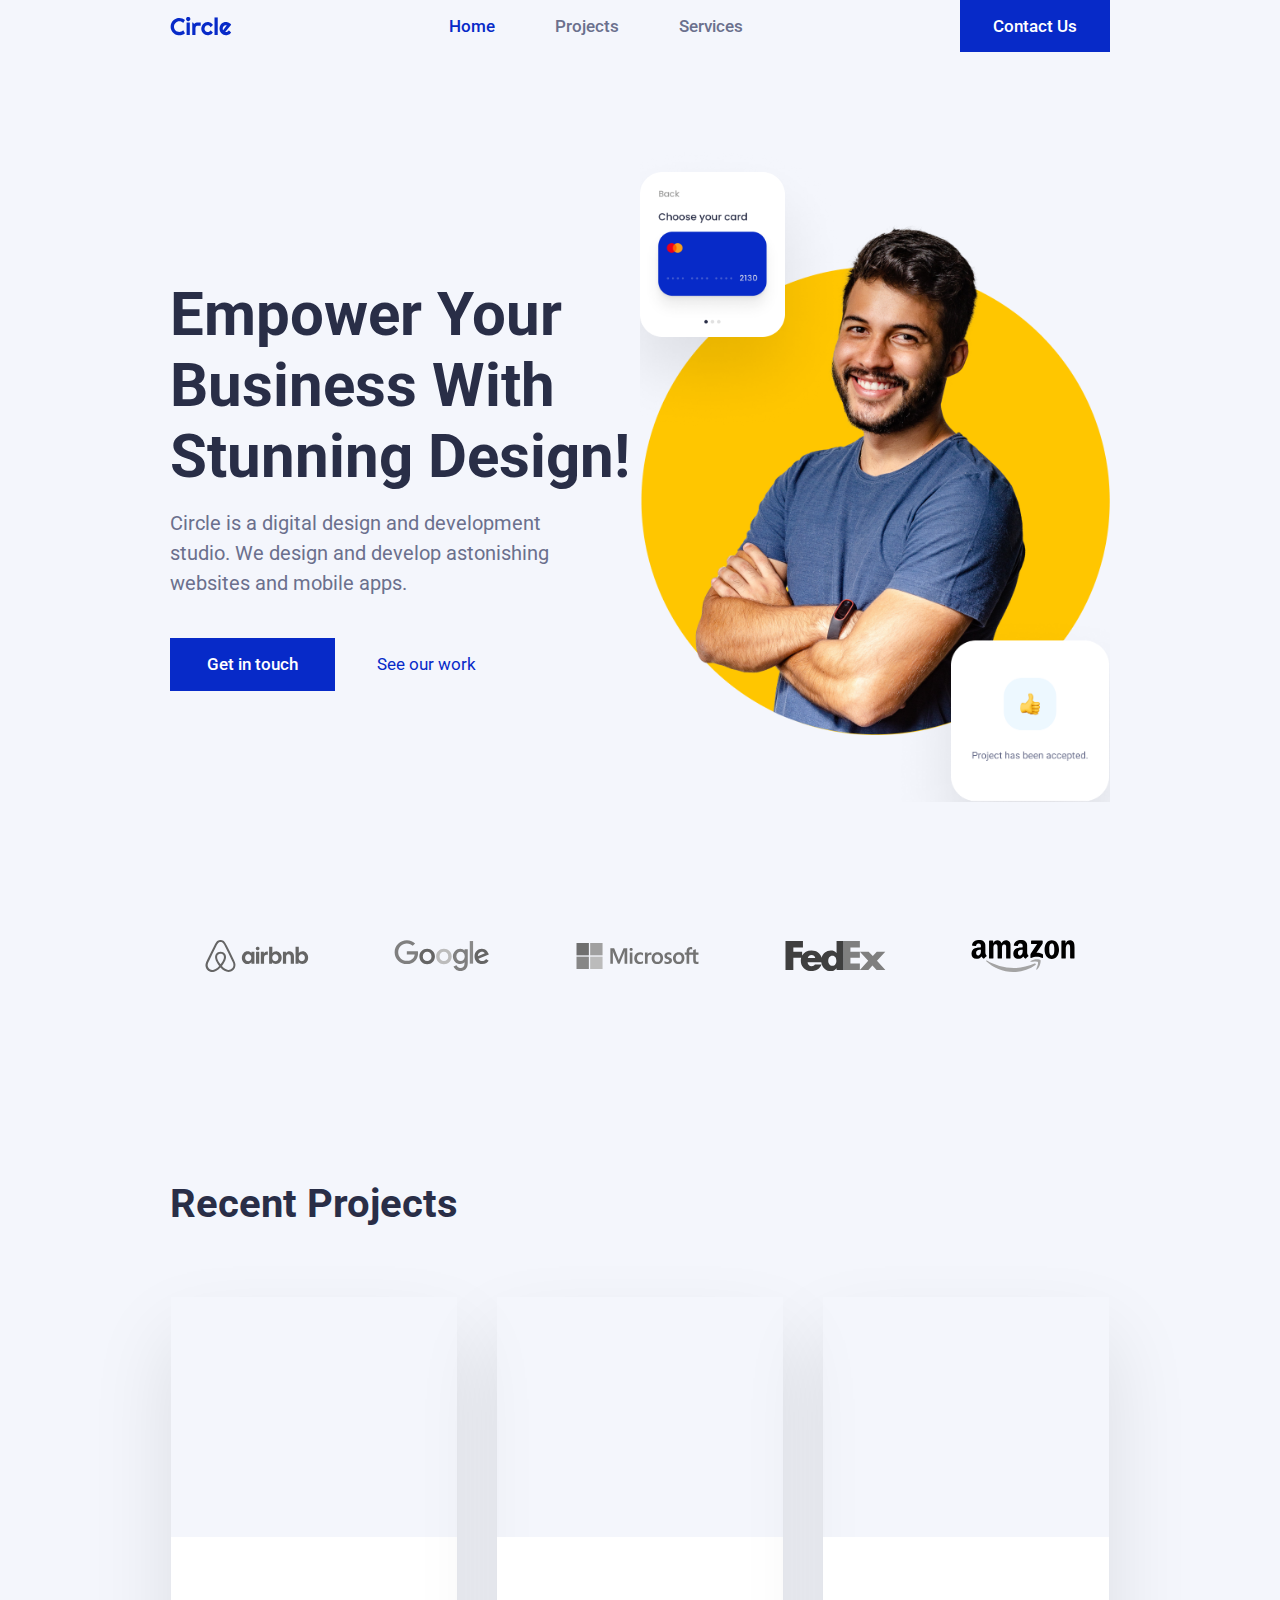
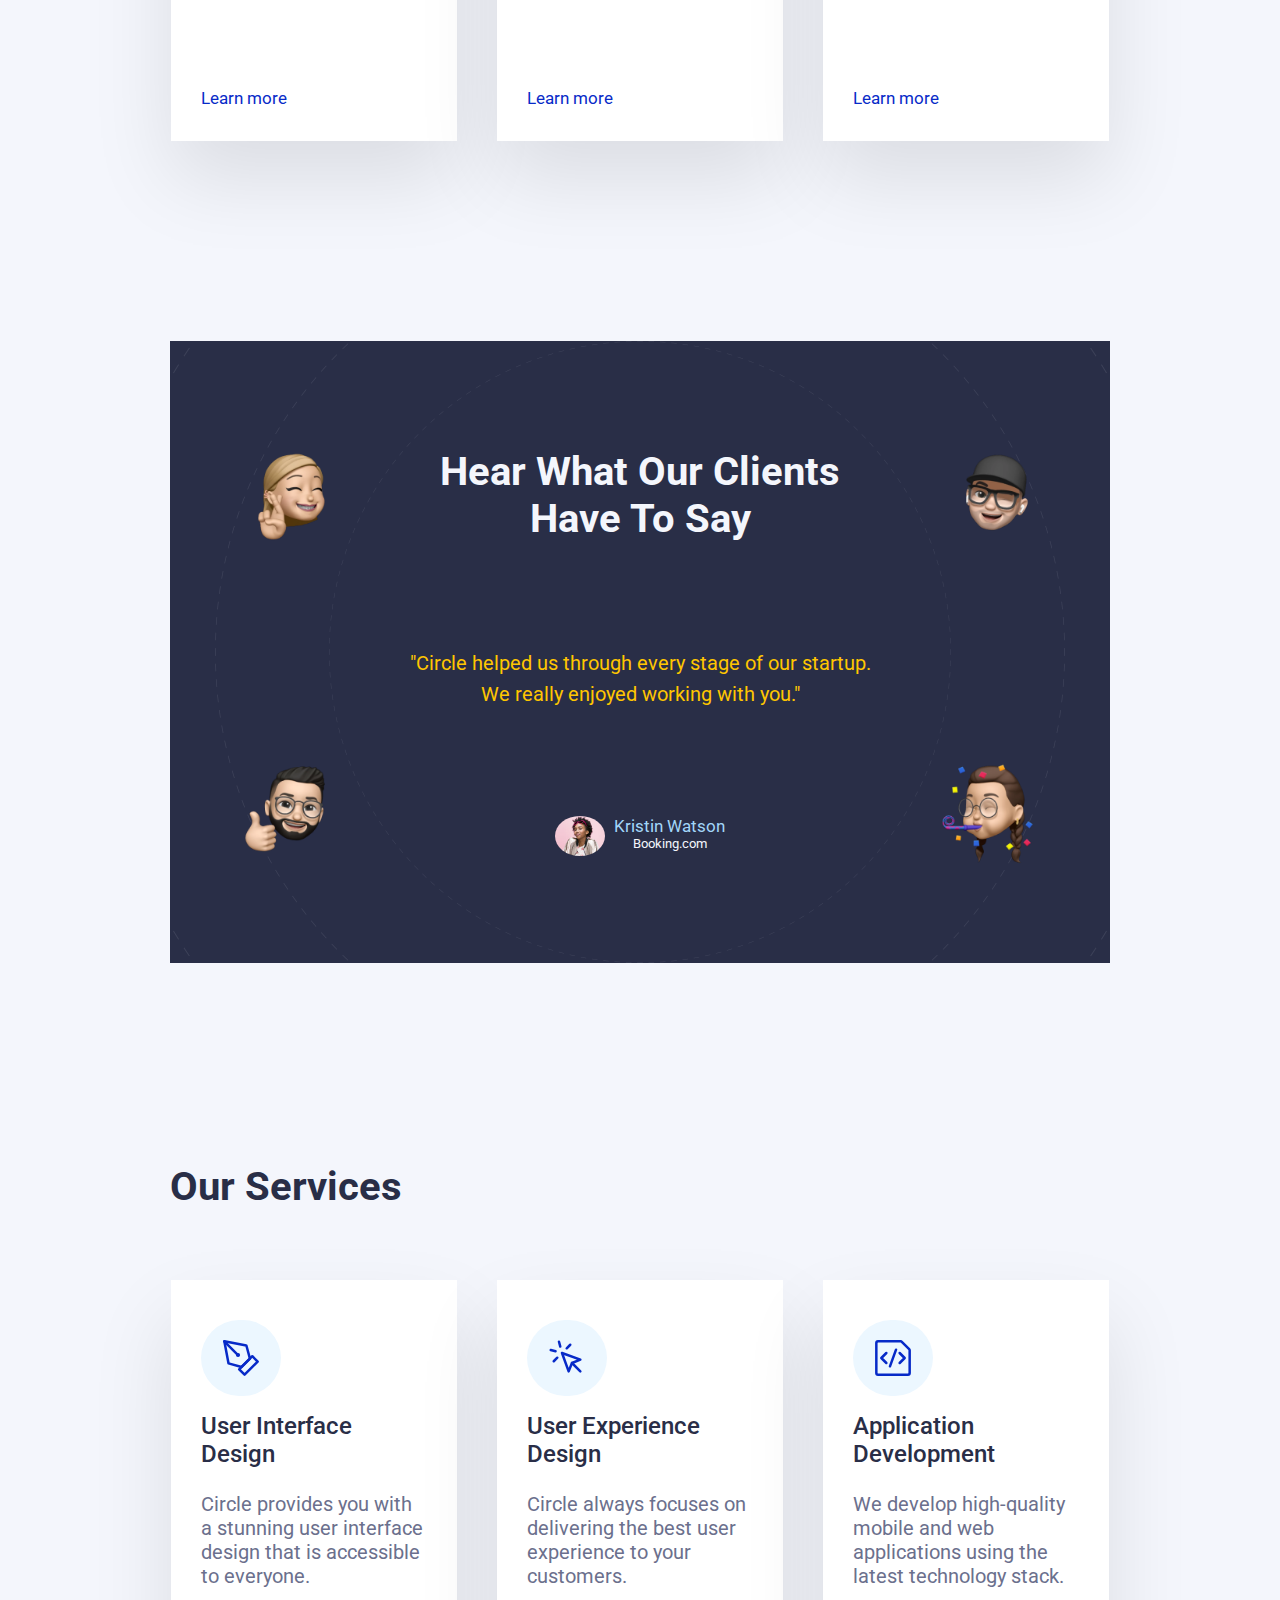
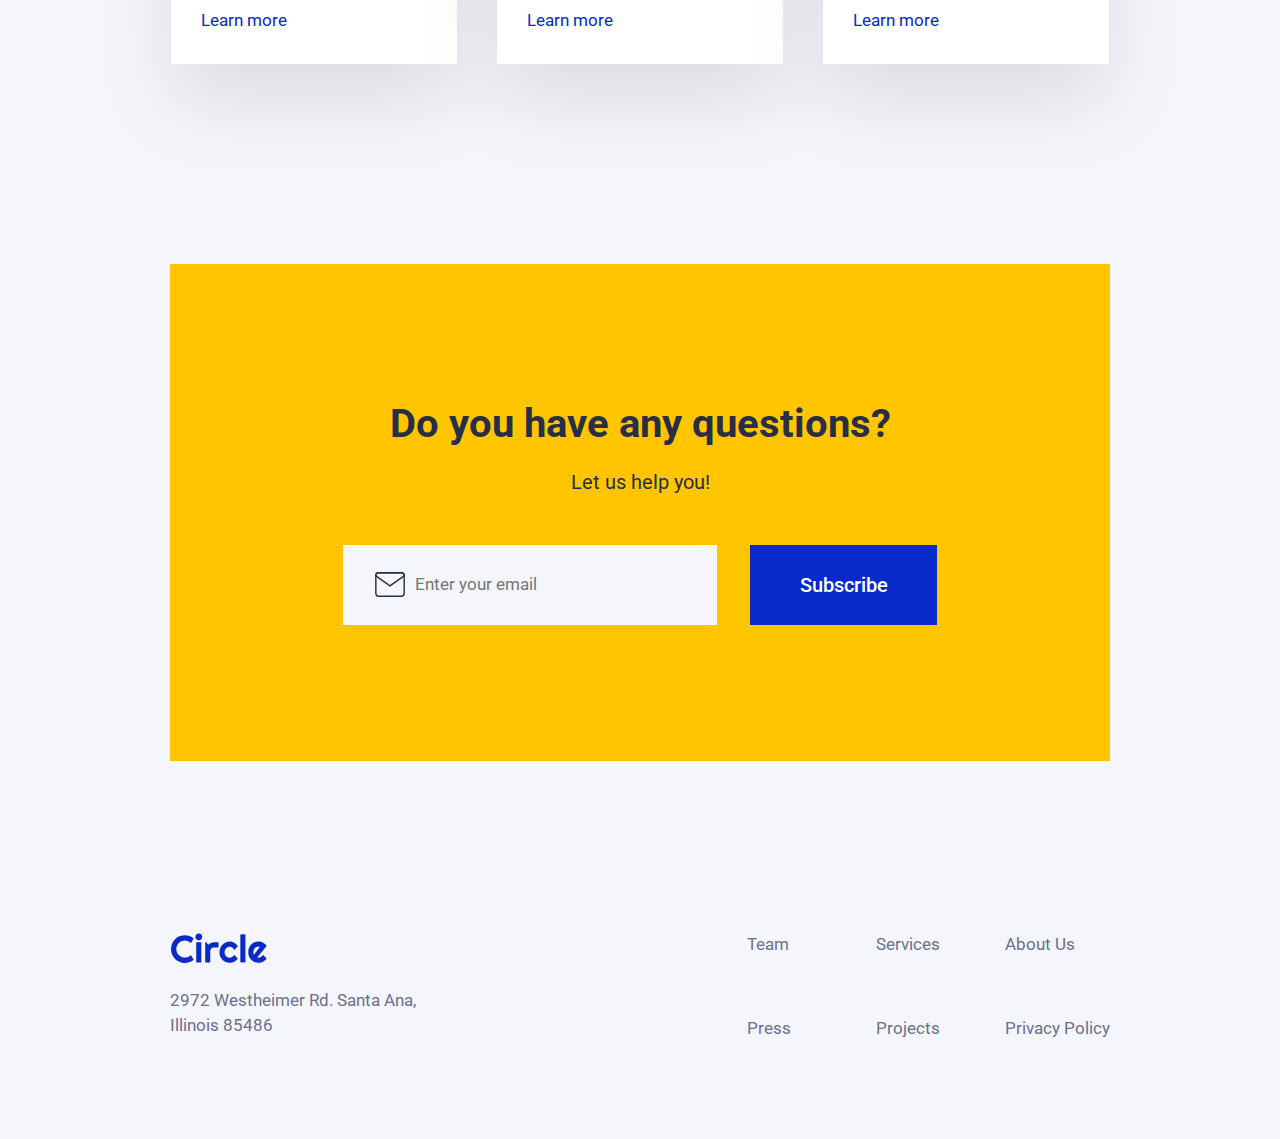
<file: index.html>
<!DOCTYPE html>
<html lang="en">

<head>

    <meta charset="UTF-8">
    <meta name="viewport" content="width=device-width, initial-scale=1.0">
    <meta http-equiv="X-UA-Compatible" content="IE=edge">

    <title>My website</title>

    <link rel="preconnect" href="https://fonts.googleapis.com">
    <link rel="preconnect" href="https://fonts.gstatic.com" crossorigin>
    <link href="https://fonts.googleapis.com/css2?family=Roboto&display=swap" rel="stylesheet">

    <link rel="stylesheet" href="style.css">

</head>

<body>
    <header>

        <div class="header__container">

            <!-- LOGO -->
            <div class="header-circle-logo">
                <img src="./project-assets/logos/circle.svg" alt="Circle logo">
            </div>

            <!-- CENTRAL NAVIGATION BAR -->
            <nav class="header__nav headline-medium">

                <ul class="header__ul">

                    <li><a href="#home">Home</a></li>
                    <li><a href="projects/project.html?id=1">Projects</a></li>
                    <li><a href="#services">Services</a></li>

                </ul>
            </nav>
            <!-- CONTACT BUTTON -->
            <a class="header__button button" href="contact-page/contact.html"><span class="nowrap">Contact
                    Us</span></a>

        </div>
    </header>

    <main>
        <section id="home" class="hero-section">

            <div class="hero-left-side-container item">

                <h1>Empower Your Business With Stunning Design!</h1>
                <p class="body-regular-intro hero-paragraph">Circle is a digital design and development studio. We
                    design and develop
                    astonishing websites and
                    mobile apps.</p>

                <div>
                    <a class="hero__buttons button" href="./contact-page/contact.html"><span class="nowrap">Get in
                            touch</span></a>
                    <a class="hero__buttons" href="#projects""><span class=" nowrap">See our
                        work</span></a>
                </div>

            </div>

            <div class="hero-right-side-container item">

                <img class="hero__card-icon" src="./project-assets/hero-section/card-1.png" alt="card image" width="754"
                    height="806">
                <img class="hero__accepted-icon" src="./project-assets/hero-section/card-2.png" alt="project accepted"
                    width="692" height="697">
            </div>



        </section>

        <!-- EXTERNAL LOGOS -->
        <section class="logos-section">

            <img class="logo" src="./project-assets/logos/airbnb-logo.svg" alt="Airbnb logo">
            <img class="logo" src="./project-assets/logos/google-logo.svg" alt="Google logo">
            <img class="logo" src="./project-assets/logos/microsoft-logo.svg" alt="Microsoft logo">
            <img class="logo" src="./project-assets/logos/fedex-logo.svg" alt="FedEx logo">
            <img class="logo" src="./project-assets/logos/amazon-logo.svg" alt="Amazon logo">

        </section>

        <!-- RECENT PROJECT SECTION -->
        <section class="projects" id="projects">

            <h3 class="recent-projects-heading">Recent Projects</h3>

            <div class="projects-container">

                <!-- DESIGN ONE -->
                <article class="project-card">

                    <div class="project-image-box"></div>
                    <div class="project-text-box">
                        <div>
                            <h5></h5>
                            <p></p>
                        </div>
                        <a class="headline-regular" href="#">Learn more</a>
                    </div>

                </article>

                <!-- DESIGN TWO -->
                <article class="project-card">

                    <div class="project-image-box"></div>
                    <div class="project-text-box">
                        <div>
                            <h5></h5>
                            <p></p>
                        </div>
                        <a class="headline-regular" href="#">Learn more</a>
                    </div>

                </article>

                <!-- DESIGN TREE -->
                <article class="project-card">
                    <div class="project-image-box"></div>
                    <div class="project-text-box">
                        <div>
                            <h5></h5>
                            <p></p>
                        </div>
                        <a class="headline-regular" href="#">Learn more</a>
                    </div>

                </article>
            </div>
        </section>

        <!-- TESTIMONIAL SECTION -->
        <section class="testimonial-section emoji-orbit">

            <img class="emoji testimonial-box" src="./project-assets/testimonial-section/memoji-1.png" alt="memoji 1"
                width="300" height="300">
            <img class="emoji testimonial-box" src="./project-assets/testimonial-section/memoji-2.png" alt="memoji 2"
                width="300" height="300">
            <img class="emoji testimonial-box" src="./project-assets/testimonial-section/memoji-3.png" alt="memoji 3"
                width="300" height="300">
            <img class="emoji testimonial-box" src="./project-assets/testimonial-section/memoji-4.png" alt="memoji 4"
                width="300" height="300">

            <div class="text testimonial-box">

                <h3 class="heading-testimonial">Hear What Our Clients Have To Say</h3>
                <p class="testimonal-quote">"Circle helped us through every stage of our startup.
                    <br> We really enjoyed working with you."
                </p>

                <div class="client-info-container">
                    <img src="./project-assets/testimonial-section/profile.png" width="570" height="460"
                        alt="Kristin Watson">
                    <div>
                        <p class="client-name">Kristin Watson</p>
                        <p class="caption caption-regular-smallest">Booking.com</p>
                    </div>
                </div>

            </div>

        </section>

        <!-- SERVICES SECTION -->
        <section id="services">

            <h3 class="services-section-heading">Our Services</h3>

            <div class="services-container">

                <!-- INTERFACE -->
                <article class="services-card">

                    <div class="circle">
                        <img src="./project-assets/services-section/icons/1.svg" alt="pen icon">
                    </div>

                    <div class="services-text">
                        <div>
                            <div>
                                <h5 class="service-title">User Interface Design</h5>
                            </div>
                            <p class="service-paragraph">Circle provides you with a stunning user interface design that
                                is accessible to everyone.
                            </p>
                        </div>
                        <a class="headline-regular" href="#">Learn more</a>
                    </div>

                </article>

                <!--EXPERIENCE -->
                <article class="services-card">

                    <div class="circle">
                        <img src="./project-assets/services-section/icons/2.svg" alt="cursor icon">
                    </div>

                    <div class="services-text">
                        <div>
                            <div>
                                <h5 class="service-title">User Experience Design</h5>
                            </div>
                            <p class="service-paragraph">Circle always focuses on delivering the best user experience to
                                your customers.</p>
                        </div>
                        <a class="headline-regular" href="#">Learn more</a>
                    </div>

                </article>

                <!-- APPLICATION DEV -->
                <article class="services-card">
                    <div class="circle">
                        <img src="./project-assets/services-section/icons/3.svg" alt="development icon">
                    </div>

                    <div class="services-text">
                        <div>
                            <h5 class="service-title">Application Development</h5>
                            <p class="service-paragraph">We develop high-quality mobile and web applications using the
                                latest technology stack.
                            </p>
                        </div>
                        <a class="headline-regular" href="#">Learn more</a>
                    </div>
                </article>

            </div>
        </section>

        <!-- SUBSCRIBE FORM -->
        <section class="cta">

            <h3>Do you have any questions?</h3>
            <p class="body-regular-intro">Let us help you!</p>

            <form class="form" action="" method="post">

                <div class="email-container">
                    <img src="./project-assets/newsletter/icon/mail.svg" alt="mail icon">
                    <input class="headline-regular" type="email" placeholder="Enter your email" name="email" required />
                </div>

                <!--SUBSCRIBE BUTTON -->
                <input class="button btn--form" type="submit" value="Subscribe" />

            </form>

        </section>
    </main>

    <!-- FOOTER -->
    <footer class="footer">

        <!-- LOGO AND ADRESS  -->
        <div class="container">
            <img src="./project-assets/logos/circle.svg" alt="Circle logo">
            <p class="headline-regular">
                2972 Westheimer Rd. Santa Ana,
                <br>Illinois 85486
            </p>
        </div>

        <div class="links">

            <div><a href="#">Team</a></div>
            <div><a href="#">Services</a></div>
            <div><a href="#">About Us</a></div>
            <div><a href="#">Press</a></div>
            <div><a href="projects/project.html?id=1">Projects</a></div>
            <div><a href="#">Privacy Policy</a></div>
        </div>

    </footer>
    <script src="index.js"></script>
</body>

</html>
</file>
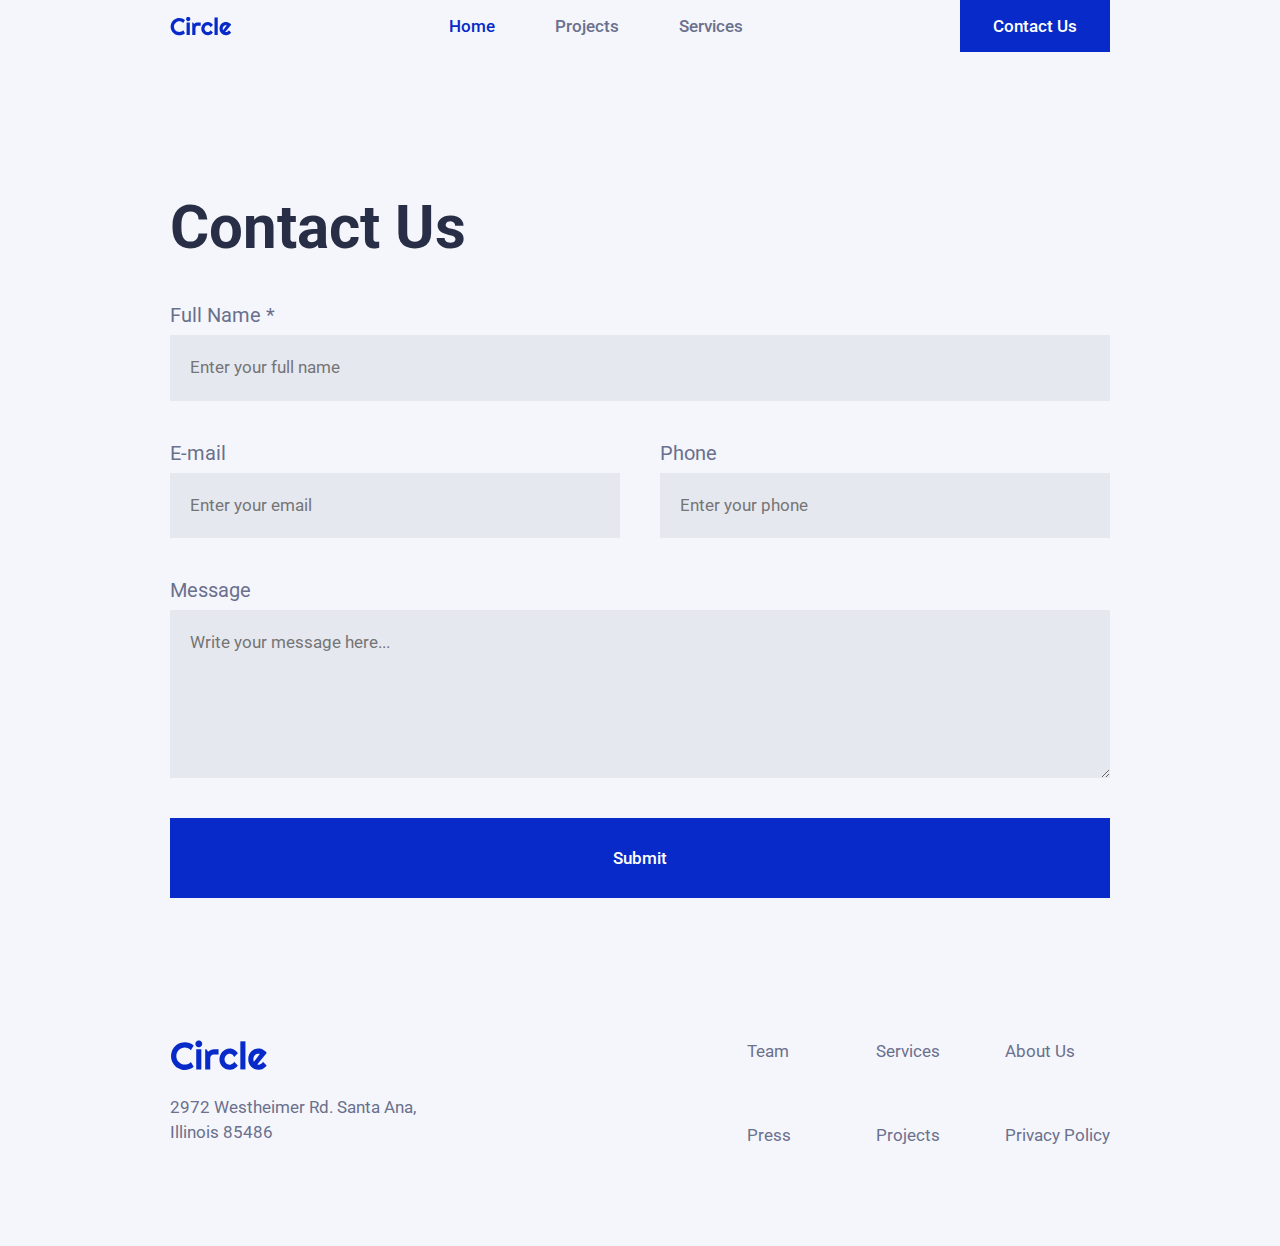
<file: contact-page/contact.html>
<!DOCTYPE html>
<html lang="en">


<head>

    <meta charset="UTF-8">
    <meta name="viewport" content="width=device-width, initial-scale=1.0">
    <meta http-equiv="X-UA-Compatible" content="IE=edge">

    <title>My website</title>

    <link rel="preconnect" href="https://fonts.googleapis.com">
    <link rel="preconnect" href="https://fonts.gstatic.com" crossorigin>
    <link href="https://fonts.googleapis.com/css2?family=Roboto&display=swap" rel="stylesheet">

    <link rel="stylesheet" href="../style.css">
    <link rel="stylesheet" href="contact.css">

</head>

<body>

    <header>

        <div class="header__container">

            <!-- LOGO -->
            <div class="header-circle-logo">
                <img src="../project-assets/logos/circle.svg" alt="Circle logo">
            </div>

            <!-- CENTRAL NAVIGATION BAR -->
            <nav class="header__nav headline-medium">

                <ul class="header__ul">

                    <li><a href="../index.html">Home</a></li>
                    <li><a href="../projects/project.html?id=1">Projects</a></li>
                    <li><a href="#">Services</a></li>

                </ul>
            </nav>
            <!-- CONTACT BUTTON -->
            <a class="header__button button" href="contact.html"><span class="nowrap">Contact
                    Us</span></a>
        </div>
    </header>

    <!-- MAIN FORM -->
    <section class="contact-us-section">

        <h1 class="heading-contact-us">Contact Us</h1>

        <div class="form-container">
            <form name="myForm" action="" onsubmit="return validateForm()" method="post" required>

                <div class="short-field">
                    <label for="name">Full Name *</label>
                    <input type="text" id="name" name="name" placeholder="Enter your full name">
                </div>

                <div class="long-field">
                    <label for="email">E-mail</label>
                    <input type="email" id="email" name="email" placeholder="Enter your email">
                </div>

                <div class="long-field">
                    <label for="phone">Phone</label>
                    <input type="tel" id="phone" name="phone" placeholder="Enter your phone">
                </div>

                <div class="short-field">
                    <label for="message">Message</label>
                    <textarea id="message" name="comment" placeholder="Write your message here..." rows="5"></textarea>
                </div>


                <div class="short-field">
                    <input type="submit" id="submit-button" value="Submit">
                </div>

            </form>
        </div>
    </section>
    <!-- FOOTER -->

    <footer class="footer">

        <!-- LOGO AND ADRESS  -->
        <div class="container">
            <img src="../project-assets/logos/circle.svg" alt="Circle logo">
            <p class="headline-regular">
                2972 Westheimer Rd. Santa Ana,
                <br>Illinois 85486
            </p>
        </div>

        <div class="links">

            <div><a href="#">Team</a></div>
            <div><a href="#">Services</a></div>
            <div><a href="#">About Us</a></div>
            <div><a href="#">Press</a></div>
            <div><a href="../projects/project.html?id=1">Projects</a></div>
            <div><a href="#">Privacy Policy</a></div>
        </div>

    </footer>

    <script type="text/javascript" src="contact.js"></script>
</body>

</html>
</file>
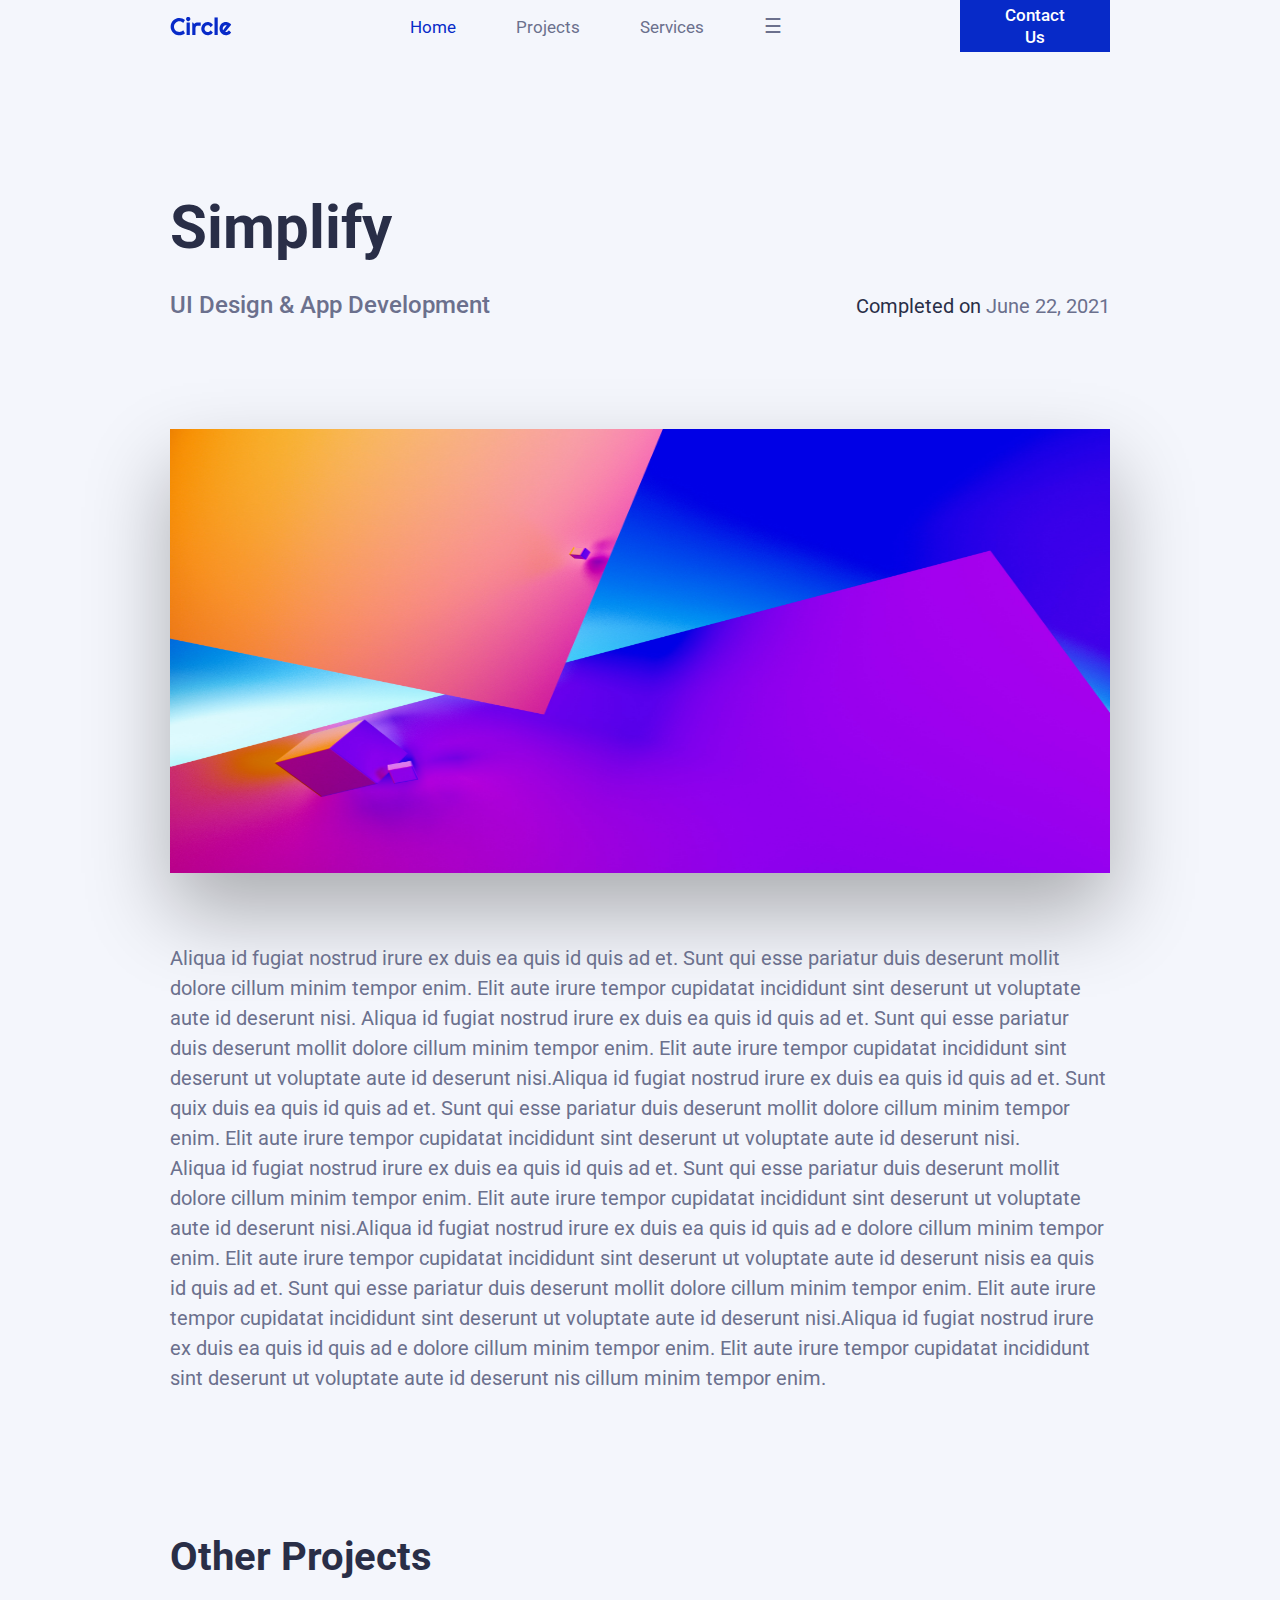
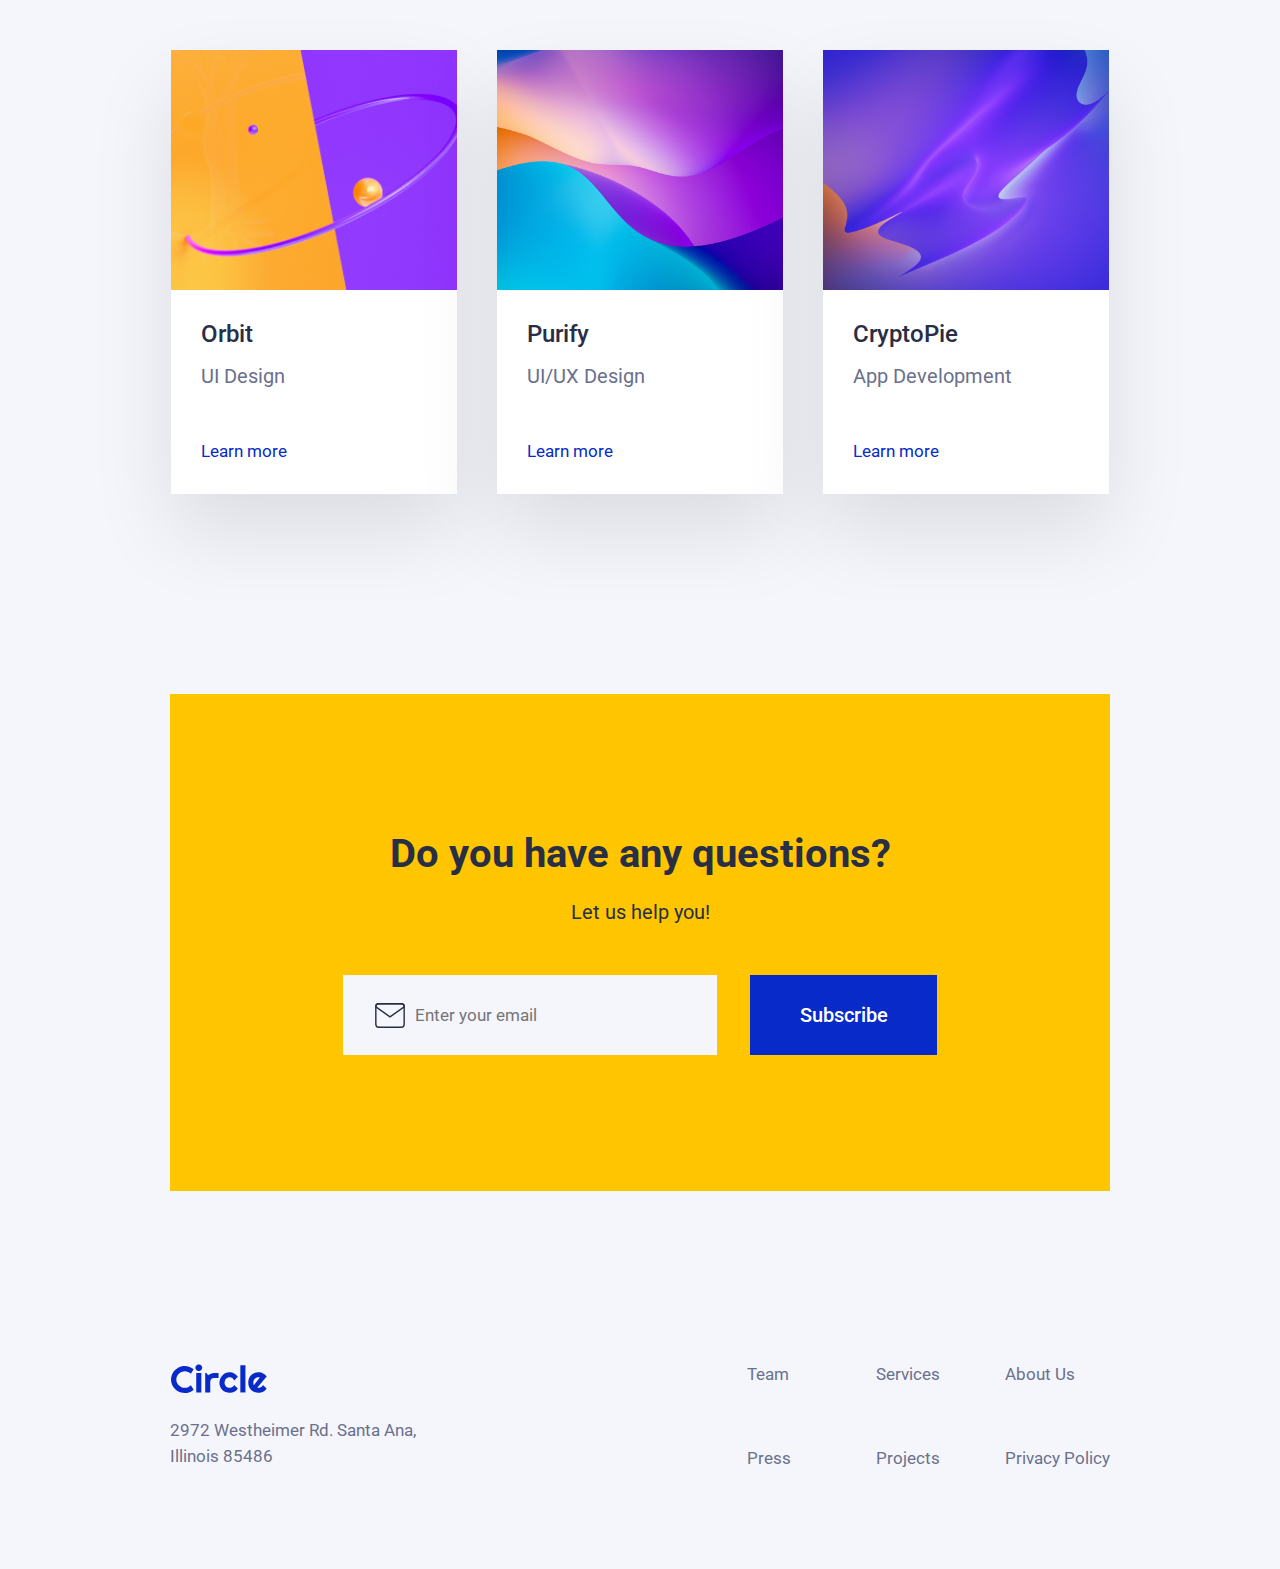
<file: project-page/project.html>
<!DOCTYPE html>
<html lang="en">

<head>

    <meta charset="UTF-8">
    <meta name="viewport" content="width=device-width, initial-scale=1.0">
    <meta http-equiv="X-UA-Compatible" content="IE=edge">

    <title>Projects</title>

    <link rel="preconnect" href="https://fonts.googleapis.com">
    <link rel="preconnect" href="https://fonts.gstatic.com" crossorigin>
    <link href="https://fonts.googleapis.com/css2?family=Roboto&display=swap" rel="stylesheet">

    <link rel="stylesheet" href="/style.css">
    <link rel="stylesheet" href="project.css">

</head>

<body>
    <header>

        <div class="header__container">

            <!-- LOGO -->
            <div class="header-circle-logo">
                <img src="../project-assets/logos/circle.svg" alt="Circle logo">
            </div>

            <!-- CENTRAL NAVIGATION BAR -->
            <nav class="header__nav">

                <ul class="header__ul">

                    <li><a href="#home" class="active">Home</a></li>
                    <li><a href="#projects">Projects</a></li>
                    <li><a href="#services">Services</a></li>
                    <li>
                        <div class="menu-icon icon">&#9776;</div>
                    </li>
                </ul>
            </nav>
            <!-- CONTACT BUTTON -->
            <a class="header__button button" href="contact.html">Contact Us</a>

        </div>
    </header>


    <article class="project">

        <section>
            <h1>Simplify</h1>

            <div class="project-details">
                <h5>UI Design & App Development</h5>
                <p class="body-regular-intro"><span class="project-span">Completed on</span> June 22, 2021</p>
            </div>

        </section>

        <section>

            <img class="project-fullsize-img" src="../project-assets/projects-section/1.jpg">

            <div class="project-description">
                <p class="body-regular-intro">
                    Aliqua id fugiat nostrud irure ex duis ea quis id quis ad et. Sunt qui esse pariatur duis deserunt
                    mollit dolore cillum minim tempor enim. Elit aute irure tempor cupidatat incididunt sint deserunt ut
                    voluptate aute id deserunt nisi. Aliqua id fugiat nostrud irure ex duis ea quis id quis ad et. Sunt
                    qui
                    esse pariatur duis deserunt mollit dolore cillum minim tempor enim. Elit aute irure tempor cupidatat
                    incididunt sint deserunt ut voluptate aute id deserunt nisi.Aliqua id fugiat nostrud irure ex duis
                    ea
                    quis id quis ad et. Sunt quix duis ea quis id quis ad et. Sunt qui esse pariatur duis deserunt
                    mollit
                    dolore cillum minim tempor enim. Elit aute irure tempor cupidatat incididunt sint deserunt ut
                    voluptate
                    aute id deserunt nisi.
                </p>

                <p class="body-regular-intro">
                    Aliqua id fugiat nostrud irure ex duis ea quis id quis ad et. Sunt qui esse pariatur duis deserunt
                    mollit dolore cillum minim tempor enim. Elit aute irure tempor cupidatat incididunt sint deserunt ut
                    voluptate aute id deserunt nisi.Aliqua id fugiat nostrud irure ex duis ea quis id quis ad e dolore
                    cillum minim tempor enim. Elit aute irure tempor cupidatat incididunt sint deserunt ut voluptate
                    aute id
                    deserunt nisis ea quis id quis ad et. Sunt qui esse pariatur duis deserunt mollit dolore cillum
                    minim
                    tempor enim. Elit aute irure tempor cupidatat incididunt sint deserunt ut voluptate aute id deserunt
                    nisi.Aliqua id fugiat nostrud irure ex duis ea quis id quis ad e dolore cillum minim tempor enim.
                    Elit
                    aute irure tempor cupidatat incididunt sint deserunt ut voluptate aute id deserunt nis cillum minim
                    tempor enim.
                </p>
            </div>

        </section>

    </article>

    <!-- OTHER PROJECT SECTION -->
    <section class="projects" id="projects">

        <h3 class="recent-projects-heading">Other Projects</h3>

        <div class="projects-container">

            <!-- DESIGN  -->
            <article class="project-card">

                <div class="project-image-box project-img-4"></div>

                <div class="project-text-box">
                    <DIV>
                        <h5>Orbit</h5>
                        <p>UI Design</p>
                    </DIV>
                    <a class="headline-regular" href="#">Learn more</a>
                </div>

            </article>

            <!-- DESIGN  -->
            <article class="project-card">

                <div class="project-image-box project-img-5"></div>

                <div class="project-text-box">
                    <DIV>
                        <h5>Purify</h5>
                        <p>UI/UX Design</p>
                    </DIV>
                    <a class="headline-regular" href="#">Learn more</a>
                </div>

            </article>

            <!-- DESIGN  -->
            <article class="project-card">
                <div class="project-image-box project-img-6"></div>

                <div class="project-text-box">
                    <DIV>
                        <h5>CryptoPie</h5>
                        <p>App Development</p>
                    </DIV>
                    <a class="headline-regular" href="#">Learn more</a>
                </div>

            </article>
        </div>
    </section>


    <!-- SUBSCRIBE FORM -->
    <section class="cta">

        <h3>Do you have any questions?</h3>
        <p class="body-regular-intro">Let us help you!</p>

        <form class="form" action="" method="get">

            <div class="email-container">
                <img src="../project-assets/newsletter/icon/mail.svg" alt="mail icon">
                <input class="headline-regular" type="email" placeholder="Enter your email" name="email" />
            </div>
            <!--SUBSCRIBE BUTTON -->

            <input class="button btn--form" type="button" value="Subscribe" />

        </form>

    </section>
    </main>
    <!-- FOOTER -->
    <footer class="footer">

        <!-- LOGO AND ADRESS  -->
        <div class="container">
            <img src="../project-assets/logos/circle.svg" alt="Circle logo">
            <p class="headline-regular">
                2972 Westheimer Rd. Santa Ana,
                <br>Illinois 85486
            </p>
        </div>

        <div class="links">

            <div><a href="#">Team</a></div>
            <div><a href="#">Services</a></div>
            <div><a href="#">About Us</a></div>
            <div><a href="#">Press</a></div>
            <div><a href="#">Projects</a></div>
            <div><a href="#">Privacy Policy</a></div>
        </div>

    </footer>

</body>

</html>
</file>
<file: contact-page/contact.css>
/*  CONTACT US FORM */

.contact-us-section {
	margin-top: 8.75rem;
	margin-bottom: 8.75rem;
}

form {
	display: flex;
	flex-wrap: wrap;
	margin-left: -2.5rem;

	/*align-items: stretch; */
}

.short-field {
	width: 100%;
	padding-left: 2.5rem;
}

.long-field {
	box-sizing: border-box;
	width: 50%;
	padding-left: 2.5rem;

	/* flex: 1; */
}

label {
	display: block;
	margin: 2.5rem 0 0.5rem 0;
}

input[type="text"],
input[type="email"],
input[type="tel"],
textarea {
	display: block;

	background: rgba(107, 112, 141, 0.1);
	padding: 1.25rem;
	width: 100%;
	line-height: 1.59375rem;
	font-size: 1.0625rem;
	color: #6b708d;
	/* box-sizing: border-box; */
}

#phone,
#email {
	width: 100%;
}

input[type="submit"] {
	background: #072ac8;
	height: 5rem;
	width: 100%;
	margin-top: 2.5rem;
	text-align: center;

	font-size: 1.0625rem;
	color: #fff;
	font-weight: 500;
	padding: 0;
}

@media screen and (max-width: 746px) {
	.contact-us-section {
		padding: 0 1rem;
	}
}
</file>
<file: project-page/project.css>
/* --- PROJECT PAGE */

.project {
	margin-top: 8.75rem;
	margin-bottom: 8.75rem;
}

.project-span {
	color: #292e47;
}

.project-details {
	display: flex;
	flex-direction: wrap;
	justify-content: space-between;
	padding: 3% 0;
	margin-bottom: 5rem;
}

.project-details > h5 {
	color: #6b708d;
	font-size: min(1.5rem, 6vw);
}

.project-img-4 {
	background-image: url("../project-assets/projects-section/4.jpg");
}

.project-img-5 {
	background-image: url("../project-assets/projects-section/5.jpg");
}

.project-img-6 {
	background-image: url("../project-assets/projects-section/6.jpg");
}

.project-fullsize-img {
	max-height: 27.75rem;
	width: 100%;
	/* filter: blur(1px); */
	box-shadow: 0 39px 78px rgba(0, 0, 0, 0.3);
	margin-bottom: 4.37rem;
}

.project > p {
	margin-bottom: 1.5%;
	font-size: min(1.25rem, 6vw);
}
</file>
<file: style.css>
/* --- RESET */

*,
*::after,
*::before {
	margin: 0;
	padding: 0;
	box-sizing: border-box;
}

img {
	/* images to stay within their contanier */
	display: block;
	max-width: 100%;
	height: auto;
}

input,
button,
textarea,
select {
	font: inherit;
	border: none;
}

/* --- VARIABLES */

:root {
	/* FONTS */

	font-size: 16px; /* to match figma settings */

	--FF: "Roboto", sans-serif;
	--FONT-COLOR: #6b708d;
	--FONT-COLOR-BTN: #fff;
	--FONT-COLOR-HEADERS: #292e47;
	--FONT-COLOR-LINK-PRIMARY: #072ac8;
	--FONT-COLOR-LINK-SECONDARY: #6b708d;

	/* COLORS */

	--BGCOLOR: #f4f6fc;
	--BGCOLOR-SERVICE-CARD: #fff;
	--BGCOLOR-PROJECT-CARD: #fff;
	--BGCOLOR-SUBSCRIBE-FORM: #ffc600;
	--BGCOLOR-BTN: #072ac8;

	--NEUTRAL-LIGHT-BLUE: #ecf7ff;

	/* EFFECTS */
	--BOX-SHADOW: 0px 38.776px 77.551px 0px rgba(0, 0, 0, 0.1);

	/* PADDING */
	--PADDING-LEFT-RIGHT: 0rem 10.625rem;
}

/* --- UTILITY CLASSES */

.nowrap {
	white-space: nowrap;
}

/* --- GENERAL STYLES */

html {
	scroll-behavior: smooth;
	background-color: var(--BGCOLOR);
}

body {
	background-color: var(--BGCOLOR);
	color: var(--FONT-COLOR);
	font: 1.25rem var(--FF);
	font-weight: 400;
	margin-inline: 0 auto;
	max-width: 90rem;
	display: flex;
	flex-direction: column; /* sets content from top to bottom on mobile */
	padding: var(--PADDING-LEFT-RIGHT);
}

h1,
h2,
h3,
h4,
h5 {
	color: var(--FONT-COLOR-HEADERS);
}

h1 {
	font-size: 3.75rem;
	font-weight: 700;
}
h2 {
	font-size: 3.125rem;
	font-weight: 700;
}
h3 {
	font-size: 2.5rem;
	font-weight: 700;
}

h4 {
	font-size: 1.5rem;
	font-weight: 700;
}

h5 {
	/* Body/Medium/Intro */
	font-size: 1.5rem;
	font-weight: 500;
}

/* --- as per figma data */

.body-regular-intro {
	/* Body/Regular */
	font-size: 1.25rem;
	line-height: 150%;
}

.headline-regular {
	/* Headline/Regular */
	font-size: 1.0625rem;
	line-height: 150%;
}

.headline-medium {
	/* Headline/Medium */
	font-size: 1.0625rem;
	font-weight: 500;
	line-height: 130%;
}

.caption-regular {
	/* Caption/1 */
	font-size: 0.9375rem;
}
.caption-regular-smallest {
	/* Caption/2 */
	font-size: 0.8125rem;
}

a {
	font-size: 1.0625rem;
	text-decoration: none;
	display: inline-block;
	color: var(--FONT-COLOR-LINK-PRIMARY);
}

header {
	position: sticky;
	top: 0;
	z-index: 1;
	background-color: var(--BGCOLOR);
}

li {
	list-style: none;
}

li a {
	display: inline-block;
}

li a,
li a:visited {
	text-decoration: none;
	color: #6b708d;
}

li:first-child a {
	color: var(--FONT-COLOR-LINK-PRIMARY);
}

li a:hover,
li a:focus {
	cursor: pointer;
	color: black;
}

li a:hover,
footer a:hover {
	transform: scale(1.25);
	transition: transform 0.3s ease;
}

/*  --- HEADER STYLES */

.header__container {
	display: flex;
	align-items: center;
	justify-content: space-between;
	gap: 3.75rem;
}

.header__ul {
	display: flex;
	gap: 3.75rem;
}

.header-circle-logo img {
	min-width: 3.78294rem;
	min-height: 1.15356rem;
}

.button {
	cursor: pointer;
	display: flex;
	justify-content: center;
	align-items: center;
	text-align: center;

	background: var(--BGCOLOR-BTN);
	color: var(--FONT-COLOR-BTN);

	font-weight: 500;
	line-height: 130%;
}

.button:hover {
	background-color: #194379;
	box-shadow: 0 5px 15px rgba(0, 0, 0, 0.2);
	transition: background-color 0.3s ease, box-shadow 0.3s ease;
}

.header__button {
	max-height: 3.25rem;
	max-width: 9.375rem;
	padding: 0.9375em 2.25em;
}

/* --- HERO SECTION */

.hero-section {
	display: flex;
	flex-flow: row wrap;
	align-items: center;
	justify-content: center;
	margin-top: 6.25rem;
}

.hero-left-side-container,
.hero-right-side-container {
	flex: 1;
}

.hero-right-side-container {
	background-image: url("./project-assets/hero-section/hero-image.png");
	background-repeat: no-repeat;
	background-position: center;
	position: relative;
	background-size: contain;
	min-height: 650px; /* so that background pciture is visible */
	overflow: clip;
}

.hero-left-side-container {
	margin-top: 4rem;
	margin-bottom: 3rem;
}

.hero__card-icon,
.hero__accepted-icon {
	position: absolute;
	width: 18rem;
	height: auto; /* Maintain aspect ratio */
}

.hero__card-icon {
	margin-top: -1rem;
	margin-left: -4.5rem;
	top: 0;
	left: 0;
}

.hero__accepted-icon {
	margin-bottom: -6rem;
	margin-right: -4rem;
	bottom: 0;
	right: 0;
}

.hero-paragraph {
	max-width: 90%;
	margin-top: 1rem;
	margin-bottom: 2.5rem;
}

.hero__buttons {
	display: inline-flex;
	padding: 0.9375rem 2.3125rem;
}

/* --- LOGOS SECTION */

.logos-section {
	display: flex;
	flex-flow: row wrap;
	justify-content: space-between;
	align-items: center;
	gap: 1rem;
	margin-top: 8.12rem;
	margin-bottom: 12.5rem;
	filter: grayscale(1);
}

.logos-section:hover {
	filter: grayscale(0);
	transition: all 400ms ease;
}

.logo {
	margin: 0 auto;
	padding: 0.5rem;
}

.logo:hover {
	transform: scale(1.25);
	transition: transform 0.3s ease;
}

/* --- PROJECTS SECTION */

.recent-projects-heading {
	margin-bottom: 4.38rem;
}

.projects-container {
	display: flex;
	flex-flow: row wrap;
	justify-content: center;
	gap: 2.5rem;
}

.project-card:hover {
	transform: scale(1.1);
	transition: transform 0.3s ease;
}
.project-card {
	min-height: 27.75rem;
	flex: 1;
	max-width: calc(33% - 1.5rem);
	min-width: 260px;
	overflow: hidden; /* ensure that the content is inside a card  */
	box-shadow: var(--BOX-SHADOW);
}

.project-image-box {
	min-height: 15rem;
	background-repeat: no-repeat;
	background-size: cover;
	background-position: center;
}

.project-text-box {
	min-height: 46%;
	display: flex;
	flex-direction: column;
	justify-content: space-between;
	padding: 1.88rem;
	background-color: var(--BGCOLOR-PROJECT-CARD);
}

.project-text-box p {
	margin: 1rem 0;
}

/* .project-img-1 {
	background-image: url("./project-assets/projects-section/1.jpg");
}

.project-img-2 {
	background-image: url("./project-assets/projects-section/2.jpg");
}

.project-img-3 {
	background-image: url("./project-assets/projects-section/3.jpg");
} */

/* ---TESTIMONIAL SECTION */

.testimonial-section {
	background-color: #292e47;
	display: grid;
	grid-template-columns: 1fr 2fr 1fr;
	grid-template-rows: 1fr 1fr;
	margin-top: 12.5rem;
	margin-bottom: 12.5rem;
	/* responsive: */
	min-height: 38.875rem;
}

.emoji-orbit {
	background-image: url("./project-assets/testimonial-section/orbit.png");
	background-repeat: no-repeat;
	background-position: center;
	background-size: cover;
}

.emoji {
	place-self: center;
	/* responsive: */
	width: 50%;
	height: auto;
	min-width: 80px;
}

.testimonial-box {
	display: grid;
	align-items: center;
	justify-content: center;
}

.text {
	display: grid;
	grid-column: 2/3;
	grid-row: 1/3;
	place-content: space-evenly center;
	text-align: center;
}

.heading-testimonial {
	color: #f4f6fc;
	padding: 1rem 0 0 0;
}

.testimonal-quote {
	line-height: 1.9rem;
	color: #ffc600;
	padding: 1rem 0 0 0;
}

.client-info-container {
	display: flex;
	justify-content: center;
	gap: 0.62rem;
	padding: 1rem 0;
}

.client-info-container img {
	width: 3.125rem;
	height: auto;
	border-radius: 50%;
}

.client-name {
	color: #a2d6f9;
	font-size: 1.0625rem;
}

.caption {
	color: #f4f6fc;
}

/* ---SERVICES SECTION */

.services-section-heading {
	margin-bottom: 4.38rem;
}

.services-container {
	display: flex;
	flex-flow: row wrap;
	justify-content: center;
	gap: 2.5rem;
}

.services-card {
	box-shadow: var(--BOX-SHADOW);
	background-color: var(--BGCOLOR-SERVICE-CARD);
	display: flex;
	flex-direction: column;
	max-width: calc(33% - 1.5rem);
	min-width: 280px;
	padding: 2.5rem 1.88rem 1.88rem 1.88rem;
}

.services-card:hover {
	transform: scale(1.05);
	transition: transform 0.3s ease;
}

.services-text {
	height: 75%;
	display: flex;
	flex-direction: column;
	justify-content: space-between;
}

.services-text p {
	margin: 1rem 0;
}

.circle {
	background-color: var(--NEUTRAL-LIGHT-BLUE);
	width: 5rem;
	height: 5rem;
	border-radius: 3.1rem;
	margin-bottom: 1rem;

	/* centering icon in cirle: */
	display: flex;
	justify-content: center;
	align-items: center;
}

.service-title {
	min-height: 4rem; /* so that all p start at the same height */
}

/* --- SUBSCIBE SECTION */

.cta {
	background-color: var(--BGCOLOR-SUBSCRIBE-FORM);
	display: flex;
	flex-direction: column;
	justify-content: center;
	align-items: center;

	margin-top: 12.5rem;
	margin-bottom: 10.62rem;
	padding: 8.5rem;
}

.cta > h3 {
	text-align: center;
	margin-bottom: 1.25rem;
}
.cta > p {
	color: var(--FONT-COLOR-HEADERS);
	margin-bottom: 3rem;
}

.form {
	display: flex;
	align-items: center;
	justify-content: center;
	gap: 5%;
	width: 100%;
}

.email-container {
	background-color: var(--BGCOLOR);
	display: flex;
	flex-wrap: wrap;
	justify-content: flex-start;
	align-items: center;
	gap: 2%;
	width: 56%;
	height: 5rem;
}

.email-container > input {
	background-color: #f4f6fc;
	width: 80%;
}

.email-container > img {
	width: 9.3%;
	margin-left: 8%;
}

.btn--form {
	width: 28%;
	height: 5rem;
	padding: 0;
}

/* FOOTER */

.footer {
	display: flex;
	flex-wrap: wrap;
	align-items: end;
	justify-content: space-between;
	padding-bottom: 6.25rem;
}

.container {
	max-width: 47%;
	min-width: 35%;
	flex: 1;
}

.container img {
	width: 38%;
	margin-bottom: 1.5rem;
	max-width: 6.14881rem;
}

.links {
	display: grid;
	grid-template-columns: repeat(3, 1fr);
	grid-template-rows: 1fr 1fr;
	grid-gap: 3.75rem 1.5rem;
	padding-left: 3%;
}

.links a {
	color: var(--FONT-COLOR-LINK-SECONDARY);
	white-space: nowrap;
}

/* ********** SMALL MOBILE, iPads, Tablets *********** */

@media screen and (max-width: 746px) {
	h1,
	h2,
	h3 {
		font-size: 1.9rem;
	}
	body {
		margin: 0 0 0 0;
		padding: 0;
	}

	/* --- HEADER */

	.header__container {
		gap: 6%;
		padding: 3% 0;
		background-color: rgb(207, 225, 236);
		padding-left: 1rem;
	}

	.header__ul {
		flex-flow: column;
		gap: 0.5rem;
		align-items: flex-start;
	}

	.header__button {
		min-width: 4.375rem;
	}

	/* HERO SECTION */

	.hero-section {
		flex-direction: column;
	}

	.hero-left-side-container {
		margin-top: 1rem;
		margin-bottom: 5rem;
		text-align: left;
		padding-left: 15px;
	}

	.hero-left-side-container,
	.hero-right-side-container {
		width: 100%;
		flex: none;
	}

	/* --- LOGO SECTION  */

	.logos-section {
		margin-bottom: 8rem;
	}

	/* --- RECENT PROJECTS */

	.recent-projects-heading {
		padding-left: 17px;
	}

	/* TESTIMONIAL */

	.testimonial-section {
		margin-top: 8rem;
		margin-bottom: 8rem;
	}

	/* --- SERVICES */
	.services-section-heading {
		padding-left: 14px;
	}

	.service-title {
		min-height: 3rem; /* so space between h5 and p is ok*/
	}

	/* --- SUBSRIBE FORM --- */

	.cta {
		padding: 25% 5% 15% 5%;
	}

	.email-container,
	.btn--form {
		width: 70%;
	}

	.form {
		flex-direction: column;
		gap: 5px;
	}

	/* FOOOTER */

	.footer {
		padding-bottom: 0;
	}

	.links {
		margin-top: 15%;
		background-color: rgb(207, 225, 236);
		padding: 3%;
	}

	.container,
	.links {
		width: 100%;
	}

	.container {
		padding-left: 20px;
		max-width: 60%;
	}
	.container img {
		width: 5.5rem;
	}
}

/* --- MEDIUM AND LARGE  laptops, Desktops and rest *** */

@media screen and (min-width: 747px) and (max-width: 1086px) {
	h1,
	h2 {
		font-size: 2.5rem;
	}

	body {
		margin: 0 0 0 0;
		padding: 3rem;
	}
}

/* --- SYSTEM DARK MODE SETTINGS *********** */

@media (prefers-color-scheme: dark) {
	/* Default light mode colors */

	:root {
		--background-color: #121212;
		--button-background-color: #424242;
		--button-text-color: #ffffff;
		--font-color: #ffffff;
		--font-color-secondary: #b3b3b3;
		--font-header: rgb(75, 71, 71);
	}

	body {
		background-color: var(--background-color);
		color: var(--font-color);
	}

	h1,
	h2,
	h3 {
		color: var(--font-header);
	}

	p {
		color: var(--font-color-secondary);
	}

	button,
	.button {
		background-color: var(--button-background-color);
		color: var(--button-text-color);
	}

	button:hover,
	.button:hover {
		background-color: black;
	}
	.caption,
	.caption-regular,
	.caption-regular-smallest {
		color: var(--font-color-secondary);
	}
	.header__container,
	.links {
		background-color: var(--background-color);
	}
	.cta {
		background-color: var(--BGCOLOR-SUBSCRIBE-FORM);
	}
}
</file>
